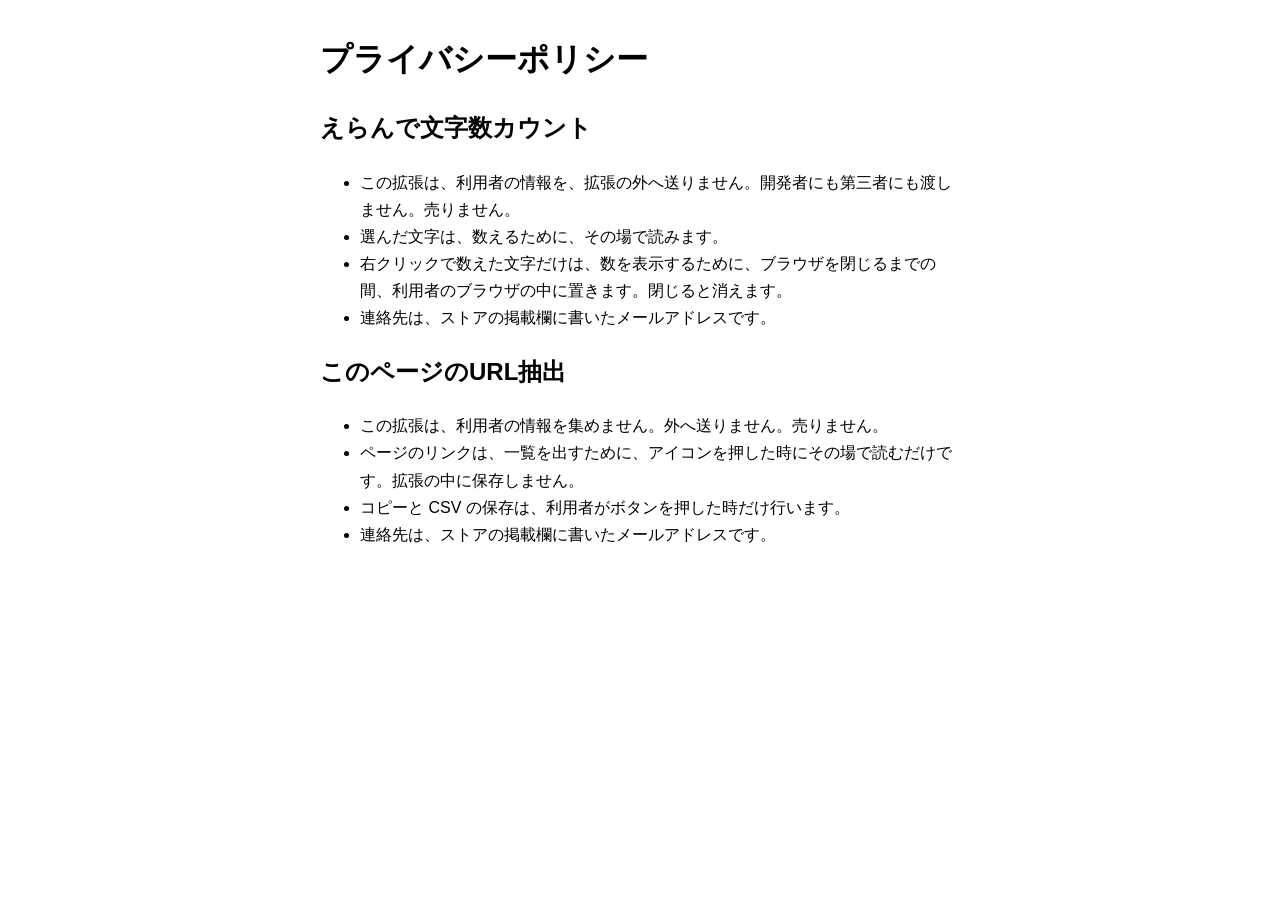
<file: index.html>
<!DOCTYPE html>
<html lang="ja">
<head>
<meta charset="utf-8">
<meta name="viewport" content="width=device-width, initial-scale=1">
<title>プライバシーポリシー</title>
<style>body{font-family:sans-serif;max-width:40em;margin:2em auto;padding:0 1em;line-height:1.7}</style>
</head>
<body>
<h1>プライバシーポリシー</h1>

<h2 id="ext01">えらんで文字数カウント</h2>
<ul>
<li>この拡張は、利用者の情報を、拡張の外へ送りません。開発者にも第三者にも渡しません。売りません。</li>
<li>選んだ文字は、数えるために、その場で読みます。</li>
<li>右クリックで数えた文字だけは、数を表示するために、ブラウザを閉じるまでの間、利用者のブラウザの中に置きます。閉じると消えます。</li>
<li>連絡先は、ストアの掲載欄に書いたメールアドレスです。</li>
</ul>

<h2 id="ext02">このページのURL抽出</h2>
<ul>
<li>この拡張は、利用者の情報を集めません。外へ送りません。売りません。</li>
<li>ページのリンクは、一覧を出すために、アイコンを押した時にその場で読むだけです。拡張の中に保存しません。</li>
<li>コピーと CSV の保存は、利用者がボタンを押した時だけ行います。</li>
<li>連絡先は、ストアの掲載欄に書いたメールアドレスです。</li>
</ul>
</body>
</html>
</file>
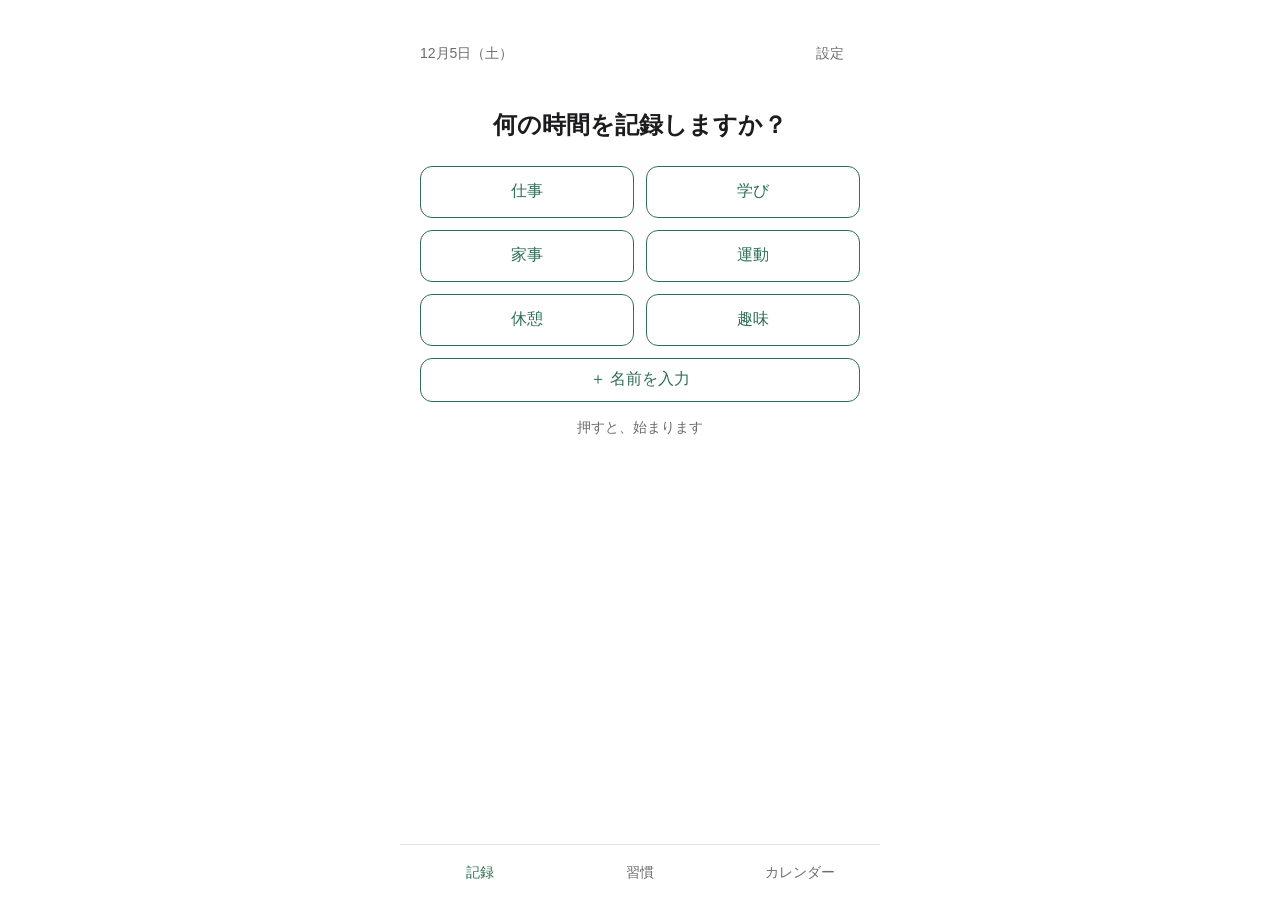
<file: jikan/index.html>
<!doctype html>
<html lang="ja">
<head>
<meta charset="utf-8">
<meta name="viewport" content="width=device-width,initial-scale=1,viewport-fit=cover">
<title>時間の記録</title>
<meta name="theme-color" content="#ffffff">
<link rel="manifest" href="manifest.webmanifest">
<link rel="icon" href="icon.svg" type="image/svg+xml">
<link rel="apple-touch-icon" href="icon-192.png">
<link rel="stylesheet" href="style.css">
<link rel="stylesheet" href="today.css">
<link rel="stylesheet" href="habit.css">
<link rel="stylesheet" href="calendar.css">
<link rel="stylesheet" href="settings.css">
</head>
<body>
<header id="hd" class="hd"><span id="hd-date" class="t24"></span><button id="hd-set" class="link" type="button">設定</button></header>
<main id="view"></main>
<nav id="tabs" class="tabs" aria-label="画面の切り替え"></nav>
<div id="sheet"></div>
<div id="toast" role="status" aria-live="polite"></div>
<script src="store.js"></script>
<script src="ui.js"></script>
<script src="ics.js"></script>
<script src="today.js"></script>
<script src="habit.js"></script>
<script src="calendar.js"></script>
<script src="settings.js"></script>
<script src="app.js"></script>
</body>
</html>
</file>
<file: jikan/style.css>
/* 共通の見た目（元＝構想_2026-11-26/絵_調べからの案/共通.css。クラス名と見た目は同じ。画面の大きさの固定だけ外した） */
*{box-sizing:border-box;margin:0;padding:0}
html{background:#fff;-webkit-text-size-adjust:100%}
body{position:relative;max-width:480px;min-height:100vh;min-height:100dvh;margin:0 auto;background:#fff;font-family:-apple-system,"Hiragino Sans","Hiragino Kaku Gothic ProN",sans-serif;font-size:16px;font-weight:400;color:#1c1c1e;line-height:1.4;display:flex;flex-direction:column;padding-top:env(safe-area-inset-top)}

/* 押す所の初めの見た目を消す */
button{font:inherit;color:inherit;background:none;border:0;border-radius:0;text-align:inherit;cursor:pointer;-webkit-appearance:none;appearance:none;-webkit-tap-highlight-color:transparent}
a{color:inherit;text-decoration:none;-webkit-tap-highlight-color:transparent}
button:focus-visible,a:focus-visible,input:focus-visible,textarea:focus-visible,select:focus-visible,[tabindex]:focus-visible{outline:2px solid #2f6f55;outline-offset:2px}
button:disabled{opacity:.4;cursor:default}
input[type=text],input[type=number],input[type=time],input[type=date],input[type=datetime-local],textarea,select{font:inherit;font-size:16px;color:#1c1c1e;background:#fff;border:1px solid #c7c7cc;border-radius:12px;min-height:44px;width:100%;padding:0 12px;-webkit-appearance:none;appearance:none}
textarea{padding:10px 12px;min-height:88px;resize:vertical}
[hidden]{display:none!important}

/* 殻 */
#hd{padding:32px 20px 0}
#hd[hidden]+#view{padding-top:32px}
#view{flex:1;display:flex;flex-direction:column;padding:0 20px calc(56px + env(safe-area-inset-bottom) + 24px)}
#tabs{position:fixed;left:50%;right:auto;bottom:0;transform:translateX(-50%);width:100%;max-width:480px;height:calc(56px + env(safe-area-inset-bottom));padding-bottom:env(safe-area-inset-bottom);z-index:10}

/* ここから下は、共通.css と同じ名前 */
.sub{font-size:14px;color:#6c6c70}
.hd{display:flex;justify-content:space-between;align-items:center;min-height:44px}
.t24{font-size:24px;font-weight:600}
.m18{font-size:18px}
.h18{font-size:18px;font-weight:600}
.big{font-size:48px;font-weight:700;line-height:1.1}
.c{text-align:center}
.g8{margin-top:8px}.g12{margin-top:12px}.g16{margin-top:16px}.g24{margin-top:24px}.g32{margin-top:32px}
.grow{flex:1}
.btn{display:flex;align-items:center;justify-content:center;border-radius:12px;min-height:52px;width:100%;text-align:center}
.main{background:#2f6f55;color:#fff;font-weight:600}
.weak{border:1px solid #2f6f55;color:#2f6f55;background:#fff;min-height:44px;border-radius:12px;display:flex;align-items:center;justify-content:center;padding:0 16px;text-align:center}
.link{color:#6c6c70;font-size:14px;min-height:44px;min-width:44px;display:flex;align-items:center}
.tabs{position:absolute;left:0;right:0;bottom:0;height:56px;border-top:1px solid #e4e4e7;display:flex;background:#fff}
.tabs div,.tabs button,.tabs a{flex:1;display:flex;align-items:center;justify-content:center;gap:6px;font-size:14px;color:#6c6c70;min-height:44px}
.tabs .on{color:#2f6f55}
.brow{display:flex;align-items:center;min-height:48px;gap:12px}
.brow .tm{width:44px;flex:none;font-size:14px;color:#6c6c70}
.brow .bar{width:4px;flex:none;height:32px;border-radius:2px}
.brow .nm{flex:1;min-width:0;overflow:hidden;text-overflow:ellipsis;white-space:nowrap}
.brow .mn{font-size:14px;color:#6c6c70;flex:none;white-space:nowrap}
.s1{background:#2f6f55}.s2{background:#6fa68f}.s3{background:#b5d3c6}
.memo{padding-left:56px;font-size:14px;color:#6c6c70;margin-top:-4px;margin-bottom:8px;overflow-wrap:anywhere}
.grid2{display:grid;grid-template-columns:1fr 1fr;gap:12px}
.seg{display:flex;background:#f4f4f5;border-radius:12px;padding:4px}
.seg div,.seg button{flex:1;text-align:center;min-height:44px;line-height:44px;border-radius:8px;color:#6c6c70}
.seg .on{background:#fff;color:#1c1c1e}
.hrow{display:flex;align-items:center;min-height:56px;border-bottom:1px solid #e4e4e7}
.circ{width:44px;height:44px;display:flex;align-items:center;justify-content:center}
.circ i{width:24px;height:24px;border-radius:12px;border:1px solid #c7c7cc;display:block}
.wk{display:flex;justify-content:space-between;text-align:center;font-size:14px;color:#6c6c70}
.wk div{width:44px}.wk span{display:flex;height:44px;width:44px;align-items:center;justify-content:center;font-size:18px;color:#1c1c1e;border-radius:12px}
.wk .td{border:1px solid #2f6f55}
.mg{display:grid;grid-template-columns:repeat(7,1fr);justify-items:center;row-gap:8px}
.mg i{width:20px;height:20px;border-radius:10px;background:#f4f4f5;display:block}
.mg i.d{background:#2f6f55}.mg i.t{background:#fff;border:1px solid #2f6f55}.mg i.e{background:none}
.dk{display:flex;justify-content:space-between;align-items:center;min-height:44px}
.chart{position:relative;height:288px;margin-left:28px;border-top:1px solid #e4e4e7}
.chart .col{position:absolute;top:0;height:288px;width:44px}
.chart .blk{position:absolute;left:4px;width:36px;border-radius:4px}
.ax{position:absolute;left:-28px;font-size:14px;color:#6c6c70}
.dot{width:8px;height:8px;border-radius:4px;background:#2f6f55;display:block}
.add{color:#2f6f55;font-size:14px;min-width:44px;min-height:44px;display:flex;align-items:center;justify-content:flex-end}
.sr{display:flex;justify-content:space-between;align-items:center;min-height:44px}
.sr .a{color:#2f6f55;font-size:14px}
.sec{font-size:14px;color:#6c6c70;margin-top:16px}

/* 下から出る紙 */
#sheet{display:none;position:fixed;left:0;top:0;right:0;bottom:0;z-index:20;background:rgba(28,28,30,.35);align-items:flex-end;justify-content:center}
#sheet.on{display:flex}
.sheet-box{width:100%;max-width:480px;max-height:88vh;overflow-y:auto;background:#fff;border-radius:16px 16px 0 0;padding:24px 20px calc(16px + env(safe-area-inset-bottom))}

/* 下の1行 */
#toast{display:none;position:fixed;left:16px;right:16px;margin:0 auto;width:-webkit-fit-content;width:fit-content;max-width:448px;bottom:calc(56px + env(safe-area-inset-bottom) + 12px);z-index:30;background:#1c1c1e;color:#fff;font-size:14px;border-radius:12px;padding:12px 16px;text-align:center;text-wrap:balance;overflow-wrap:anywhere}
#toast.on{display:block}
</file>
<file: jikan/today.css>
/* today.css — 記録のタブ（絵 A1〜A6）だけの足し。色・字の大きさは style.css の物を使う */
.t-it{min-height:52px;width:100%;overflow-wrap:anywhere}
.t-w{width:100%}
.t-mid{margin-left:auto;margin-right:auto;justify-content:center}
.t-row{width:100%;text-align:left}
.t-foot{margin-bottom:16px}
.t-f{display:block;margin-top:12px;margin-bottom:4px}
/* 集中の画面：下の1行（toast）を、下の注記に重ならない高さに出す */
body:has(.t-foot) #toast{bottom:calc(56px + env(safe-area-inset-bottom) + 76px)}
</file>
<file: jikan/habit.css>
/* 習慣のタブ（画面D）だけの見た目。名前は hb- で始める */
h1.t24{margin:0}
.hb-brk{overflow-wrap:anywhere}
.hb-w{width:100%}
.hb-mid{margin:4px auto 0;justify-content:center}

/* 一覧の行 */
.hb-nm{flex:1;min-width:0;min-height:56px;display:flex;align-items:center;text-align:left;overflow-wrap:anywhere}
.hb-wk1{margin-right:8px;flex:none}
.hb-st{flex:none;min-height:44px;min-width:44px;padding:0 12px;display:flex;align-items:center;justify-content:center;font-size:14px;border-radius:12px}
.hb-do{border:1px solid #2f6f55;color:#2f6f55}
.hb-did{color:#2f6f55}
.hb-skip{color:#6c6c70}
.hb-row{width:100%;text-align:left}
.hb-nm2{flex:1;min-width:0;overflow-wrap:anywhere}

/* 今週の7日（幅320でもはみ出さない様に、ますを伸び縮みさせる） */
.hb-wk div{flex:1;width:auto;min-width:0;display:flex;flex-direction:column;align-items:center}
.hb-wk span{width:100%;max-width:44px}
.hb-day{display:flex;height:44px;width:100%;max-width:44px;align-items:center;justify-content:center;font-size:18px;color:#1c1c1e;border-radius:12px}
.hb-day.td{border:1px solid #2f6f55}

/* やめたい事の1つ */
.hb-k{color:#6c6c70}
.hb-links{display:flex;gap:16px}

/* 紙の中 */
.hb-l{display:block;font-size:14px;color:#6c6c70;margin-top:12px;margin-bottom:4px}
.grid2 .hb-l{min-height:20px}
</file>
<file: jikan/calendar.css>
/* calendar.css — カレンダーのタブ（C1 週・C2 その日・C3 書き出す）。名前は cal- で始める */
/* 週送り */
.cal-nav{width:44px;height:44px;display:flex;align-items:center;justify-content:flex-start;font-size:18px;color:#6c6c70}
.cal-nav.r{justify-content:flex-end}

/* 週の表：7列を割合で（幅320でも崩れない） */
.cal-grid{position:relative;margin-left:28px;margin-top:4px;display:grid;grid-template-columns:repeat(7,minmax(0,1fr))}
.cal-ax{position:absolute;left:-28px;font-size:14px;color:#6c6c70}
.cal-col{display:block;min-width:0;padding:0;text-align:center}
.cal-hd{display:block;height:44px;padding-top:5px;font-size:14px;line-height:1.2;color:#6c6c70}
.cal-hd.td{color:#2f6f55;font-weight:600}
.cal-tr{display:block;position:relative;border-top:1px solid #e4e4e7}
.cal-blk{position:absolute;left:3px;right:3px;border-radius:4px;overflow:hidden;white-space:nowrap;color:#fff;font-size:14px;text-align:center}

/* 週の合計 */
.brow.cal-sum{min-height:36px}
.brow.cal-sum .bar{height:20px}
.brow.cal-sum .mn{font-size:16px}

/* その日 */
.brow.cal-row{width:100%}
.cal-out{width:100%;margin-top:4px;margin-bottom:16px}
.cal-lb{display:block;margin-bottom:4px}
.cal-cancel{width:100%;justify-content:center}
#cal-add-err:empty{display:none}

/* 書き出す：行が多い時は、行の所だけが縦に動く */
.cal-list{max-height:calc(100vh - 400px);max-height:calc(100dvh - 400px);min-height:96px;overflow-y:auto;-webkit-overflow-scrolling:touch}
.cal-g{min-height:44px;flex:none;white-space:nowrap;overflow:visible}
</file>
<file: jikan/settings.css>
/* 設定（S1） */
.sr button.a,.set-sw{min-width:44px;min-height:44px;display:flex;align-items:center;justify-content:flex-end;flex-shrink:0}
.set-sw{font-size:16px;color:#6c6c70}
.set-sw[aria-checked=true]{color:#2f6f55}
.set-nm{min-width:0;overflow-wrap:anywhere}
.set-off{color:#6c6c70}
.set-row{width:100%}
.set-more{min-height:44px;display:flex;align-items:center;font-size:16px;color:#1c1c1e}
</file>
